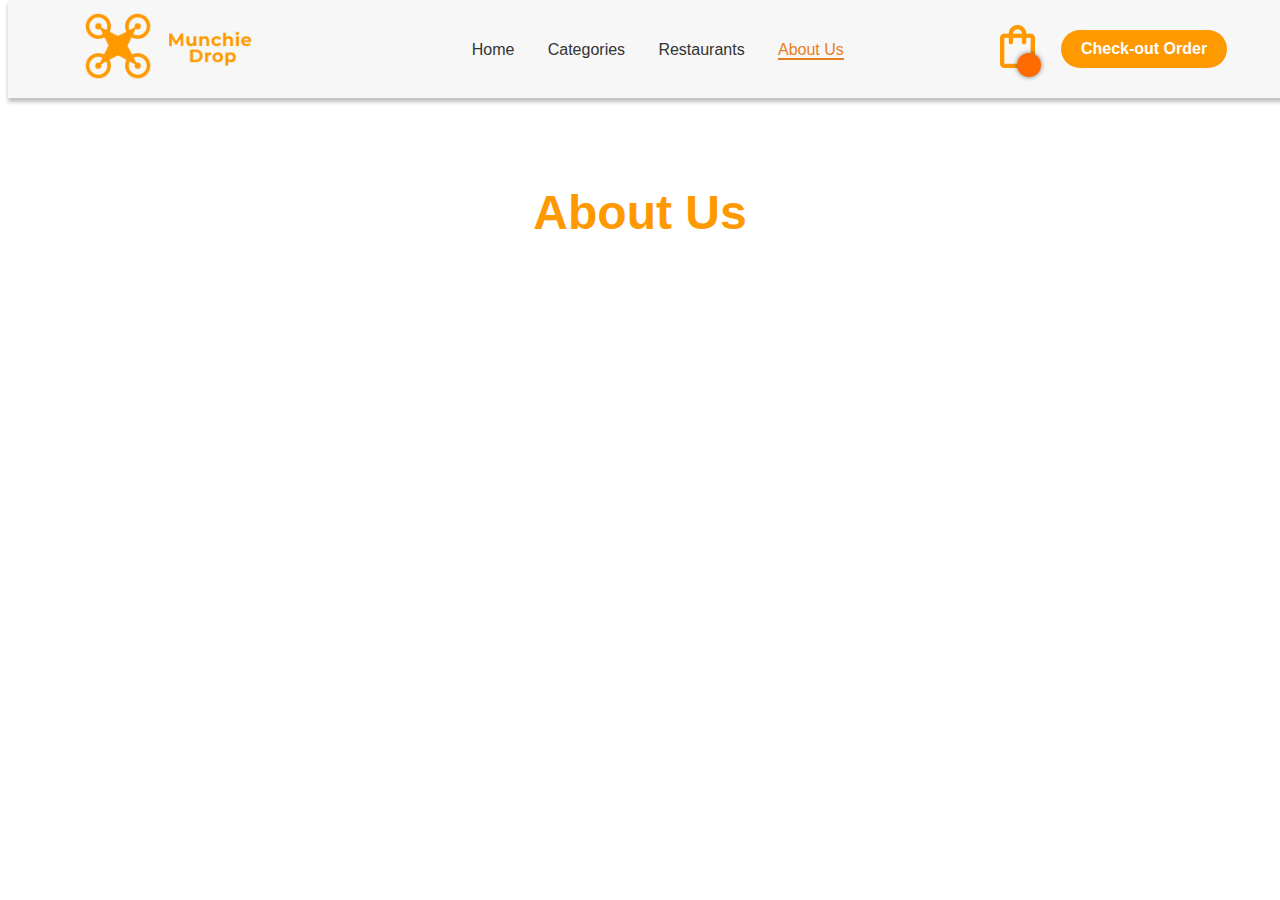
<file: TrabalhoFinal/MunchieDrop/MunchieDrop/aboutUs.html>
<!DOCTYPE html>
<html>

<head>
  <meta charset="utf-8">
  <meta name="viewport" content="width=device-width">
  <title>Munchie Drop</title>
  <link href="css/categoriesStyle.css" rel="stylesheet" type="text/css" />
  <link href="css/modal.css" rel="stylesheet" type="text/css" />
  <link href="css/header.css" rel="stylesheet" type="text/css" />
  <link rel="icon" href="imgs/icon.png">
</head>

<body>
  <header class="pgae-header">
    <div class="logo">
      <img src="imgs/logoMunchie.png" alt="Munchie logo">
    </div>
    <nav>
      <ul>
        <li><a href="index.html">Home</a></li>
        <li><a href="categories.html">Categories</a></li>
        <li><a href="restaurants.html">Restaurants</a></li>
        <li><a href="aboutUs.html" id="atual">About Us</a></li>
      </ul>
    </nav>

    <divc class="checkout-cart">
      <!-- ícone do carrinho -->
      <div id="cart-icon">
        <a href="#">
          <img class="cart-img" src="imgs/cart.png" alt="Cart Icon">
          <span id="cart-count"></span>
        </a>
      </div>
      <div class="checkout">
        <a href="#checkout">Check-out Order</a>
      </div>
      </div>

  </header>

  <div id="foods-container">

    <h1 class="page-title">About Us</h1>

    <div class="food-displayer-container">
      <div class="food-displayer">
        <!-- Inicio da div -->

        <!-- Fim da div -->
      </div>
    </div>

  </div>


  <script src="script.js"></script>


</body>


</html>
</file>
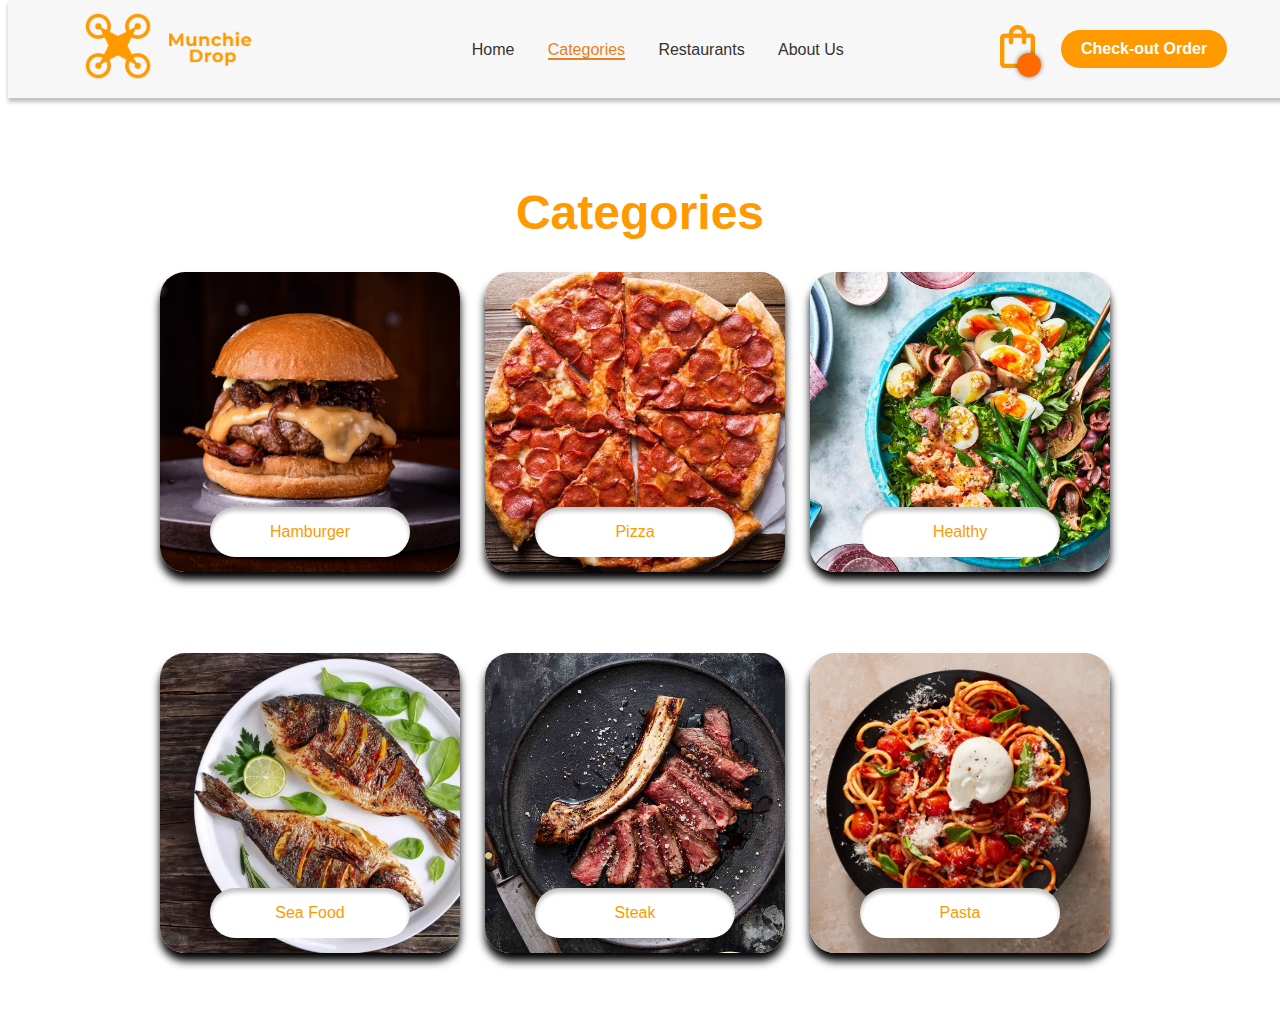
<file: TrabalhoFinal/MunchieDrop/MunchieDrop/categories.html>
<!DOCTYPE html>
<html>

<head>
  <meta charset="utf-8">
  <meta name="viewport" content="width=device-width">
  <title>Munchie Drop</title>
  <link href="css/categoriesStyle.css" rel="stylesheet" type="text/css" />
  <link href="css/modal.css" rel="stylesheet" type="text/css" />
  <link href="css/header.css" rel="stylesheet" type="text/css" />
  <link rel="icon" href="imgs/icon.png">
</head>

<body>
  <header class="pgae-header">
    <div class="logo">
      <img src="imgs/logoMunchie.png" alt="Munchie logo">
    </div>
    <nav>
      <ul>
        <li><a href="index.html">Home</a></li>
        <li><a href="categories.html" id="atual">Categories</a></li>
        <li><a href="restaurants.html">Restaurants</a></li>
        <li><a href="aboutUs.html">About Us</a></li>
      </ul>
    </nav>

    <divc class="checkout-cart">
      <!-- ícone do carrinho -->
      <div id="cart-icon">
        <a href="#">
          <img class="cart-img" src="imgs/cart.png" alt="Cart Icon">
          <span id="cart-count"></span>
        </a>
      </div>
      <div class="checkout">
        <a href="#checkout">Check-out Order</a>
      </div>
      </div>

  </header>

  <div id="foods-container">

    <h1 class="page-title">Categories</h1>

    <div class="food-displayer-container">
      <div class="food-displayer">
        <!-- Inicio da div -->


        <div class="container-categories" id="hamburger-container">
          <img class="categories-imgs" src="imgs/categories/hamburger.webp" alt="hamburger" id="photo-categories">
            <div class="buttons-align">
                <button type="button" class="foodplace-btn">Hamburger</button>
              </div>
            </div>

            <div class="container-categories" id="pizza-container">
              <img class="categories-imgs" src="imgs/categories/pizza.webp" alt="pizza" id="photo-categories">
                <div class="buttons-align">
                    <button type="button" class="foodplace-btn">Pizza</button>
                  </div>
                </div>

                <div class="container-categories" id="salad-container">
                  <img class="categories-imgs" src="imgs/categories/salad.webp" alt="salad" id="photo-categories">
                    <div class="buttons-align">
                        <button type="button" class="foodplace-btn">Healthy</button>
                      </div>
                    </div>

                    <div class="container-categories" id="fish-container">
                      <img class="categories-imgs" src="imgs/categories/fish.webp" alt="fish" id="photo-categories">
                        <div class="buttons-align">
                            <button type="button" class="foodplace-btn">Sea Food</button>
                          </div>
                        </div>

                        <div class="container-categories" id="steak-container">
                          <img class="categories-imgs" src="imgs/categories/steak.webp" alt="steak" id="photo-categories">
                            <div class="buttons-align">
                                <button type="button" class="foodplace-btn">Steak</button>
                              </div>
                            </div>

                            <div class="container-categories" id="pasta-container">
                              <img class="categories-imgs" src="imgs/categories/pasta.webp" alt="pasta" id="photo-categories">
                                <div class="buttons-align">
                                    <button type="button" class="foodplace-btn">Pasta</button>
                                  </div>
                                </div>
        

        <!-- Fim da div -->
      </div>
    </div>

  </div>


  <script src="script.js"></script>


</body>


</html>
</file>
<file: TrabalhoFinal/MunchieDrop/MunchieDrop/css/categoriesStyle.css>
body {
  font-family: "inter", sans-serif;
  display: flex;
  flex-direction: column;
  font-size: 1.5rem;
  margin-top: 15vh; /* Adiciona um espaçamento superior de 2vh */
}


.food-displayer-container {
  margin: auto;
  display: flex;
  width: 60rem;
  justify-content: center; /* Alinha horizontalmente ao centro */
}


#foods-container {
  align-self: center;
  width: 70rem;
  padding: 2vh;
}

#foods-container .page-title {
  text-align: center;
  color: #FF9900;
}

.categories-imgs {
  box-shadow: 0px 8px 8px rgba(0, 0, 0, 1); /* Valores ajustados para aumentar a sombra */
  border-radius: 25px;
  object-fit: cover;
  width: 300px;
  height: 300px;
  position: relative;
}

.menu-imgs{
  border-radius: 25px;
  object-fit: cover;
  width: 100px;
  height: 100px;
  position: relative;
}


.food-displayer {
  gap: 25px;
  width: 60rem;
  flex-direction: row;
  display: flex;
  flex-wrap: wrap; /* Permite que os itens sejam quebrados em várias linhas */
  
}

.food-displayer .food-item {
  width: calc((100% - 2 * 50px) / 3); /* Calcula a largura dos itens */
}

.foodplace-btn {
  padding: 10px;
  border: none;
  border-radius: 5px;
  font-size: 16px;
  cursor: pointer;
  width: 200px;
  height: 50px;
  background: #FFFFFF;
  box-shadow: inset 0px 4px 4px rgba(0, 0, 0, 0.25);
  border-radius: 50px;
  color: #FF9900;
}

.buttons-align {
  justify-content: center;
  display: flex;
  position: relative;
  margin: auto;
  bottom: 20%
  
}
</file>
<file: TrabalhoFinal/MunchieDrop/MunchieDrop/css/modal.css>
body.modal-open {
  pointer-events: none;
  overflow: hidden;
}

/* Correção para permitir o clique no botão de fechar dentro do modal */
body.modal-open .modal-content {
  pointer-events: auto;
}



/* estilo do modal */
.modal, .modal-pizza {
  max-height: 600px;
  padding: 25px;
  padding: 2%;
  width: 100%;
  max-width: 800px;
  margin: 0 auto;
  position: fixed;
  top: 50%;
  left: 0;
  right: 0;
  transform: translateY(-50%);
  background-color: rgba(0, 0, 0, 0.5);
  display: none;
  justify-content: center;
  align-items: center;
  box-shadow: 0 0 0 9999px rgba(0, 0, 0, 0.5);
  z-index: 9999;
}



/* estilo do conteúdo do modal */
.modal-content { 
  gap: 5px;
  background-color: white;
  border-radius: 10px;
  box-shadow: 0 0 10px rgba(0, 0, 0, 0.5);
  padding: 20px;
  text-align: center;
  display: flex;
  flex-direction: column;
  justify-content: center; /* Centering the content horizontally */
  align-items: center; /* Centering the content vertically */
}


/* estilo do botão de fechar */
#close-modal {
  position: absolute;
  top: 10px;
  right: 10px;
  background-color: #fff;
  border: none;
  border-radius: 50%;
  font-size: 24px;
  cursor: pointer;
  width: 30px;
  height: 30px;
  display: flex;
  justify-content: center;
  align-items: center;
  box-shadow: 0 0 10px rgba(0, 0, 0, 0.3);
}


/* estilo do botão Limpar Carrinho */
#clear-cart {
  margin-top: 20px;
}

.cart-img
{
  width: 35px;
}


#cart-icon {
  align-self: center;
  position: relative;
  display: inline-block;
  cursor: pointer;
}

#cart-icon:hover #cart-modal {
  display: block;
}

#cart-icon .fa-shopping-cart {
  font-size: 24px;
}

#cart-count {
  position: absolute;
  top: 28px;
  right: -6px;
  background-color: #FF6B00;
  color: white;
  border-radius: 50%;
  width: 24px;
  height: 24px;
  text-align: center;
  font-size: 16px;
  line-height: 24px;
  box-shadow: 0 0 5px rgba(0, 0, 0, 0.5);
}

.cart {
  width: 3vw;
}




.product{
  gap: 1%;
  height: 8rem;
  width: 100%;
  max-width: 800px;
  align-items: center;
  border-bottom: solid 1px lightgray;
  border-top: solid 1px lightgray;
  display: flex;
  flex-direction: row;
}

.products{
  padding: 0 auto;
  overflow-y: auto;
  max-height: 500px;
}


.Title-description{
  text-align: start;
  display: flex;
  flex-direction: column;
}

.Title-description h1{
  font-size: 18px;
}

.Title-description p{
  font-size: 12px;
}

.close,.close-pizza{
  justify-content: center;
  align-self:flex-end;
  display: flex;
  text-align: center;
  width: 2rem;
  height: 2rem;
  background-color: lightgray;
  border-radius: 50%;
  cursor: pointer;
}
</file>
<file: TrabalhoFinal/MunchieDrop/MunchieDrop/css/header.css>
header {
    display: flex;
    align-items: center;
    padding: 0.25vw;
    position: absolute;
    padding: 0.25vw;
    top: 0;
    width: 100%;
    justify-content: space-between;
    background: #F7F7F7;
    box-shadow: 0px 4px 4px rgba(0, 0, 0, 0.25);
  }
  
  
  
  header::after {
    content: "";
    display: block;
    position: absolute;
    bottom: -10px;
    left: 0;
    width: 100%;
    height: 10px;
    filter: blur(10px);
    z-index: -1;
  }
  
  
  nav ul {
    list-style: none;
    display: flex;
    justify-content: space-between;
    width: 100%;
    font-size: 18px;
  }
  
  .logo img {
    margin-left: 5vw;
    width: 180px;
  }
  
  
  nav li {
    margin-right: 20px;
  }
  
  nav a {
    color: #333;
    text-decoration: none;
    transition: 0.25s;
    font-size: 16px;
    
  }

  #atual{
    color: #e67e22;
    border-bottom: 2px solid #e67e22;
  }
  
  
  nav a:hover {
    padding: 10px;
    transition: 0.25s;
    color: #e67e22;
    border-bottom: 2px solid #e67e22;
  }
  
  
  
  .checkout a {
    text-align: center;
    margin-right: 5vw;
    display: inline-block;
    padding: 10px 20px;
    background-color: #FF9900;
    color: #fff;
    text-decoration: none;
    border-radius: 5px;
    font-weight: bold;
    border-radius: 50px;
    font-size: 16px;
  }
  
  .checkout a:hover {
    background-color: #d35400;
  }

  .checkout-cart{
    display: flex;
    flex-direction: row;
    gap: 2vw;
    align-items: center;
  }
</file>
